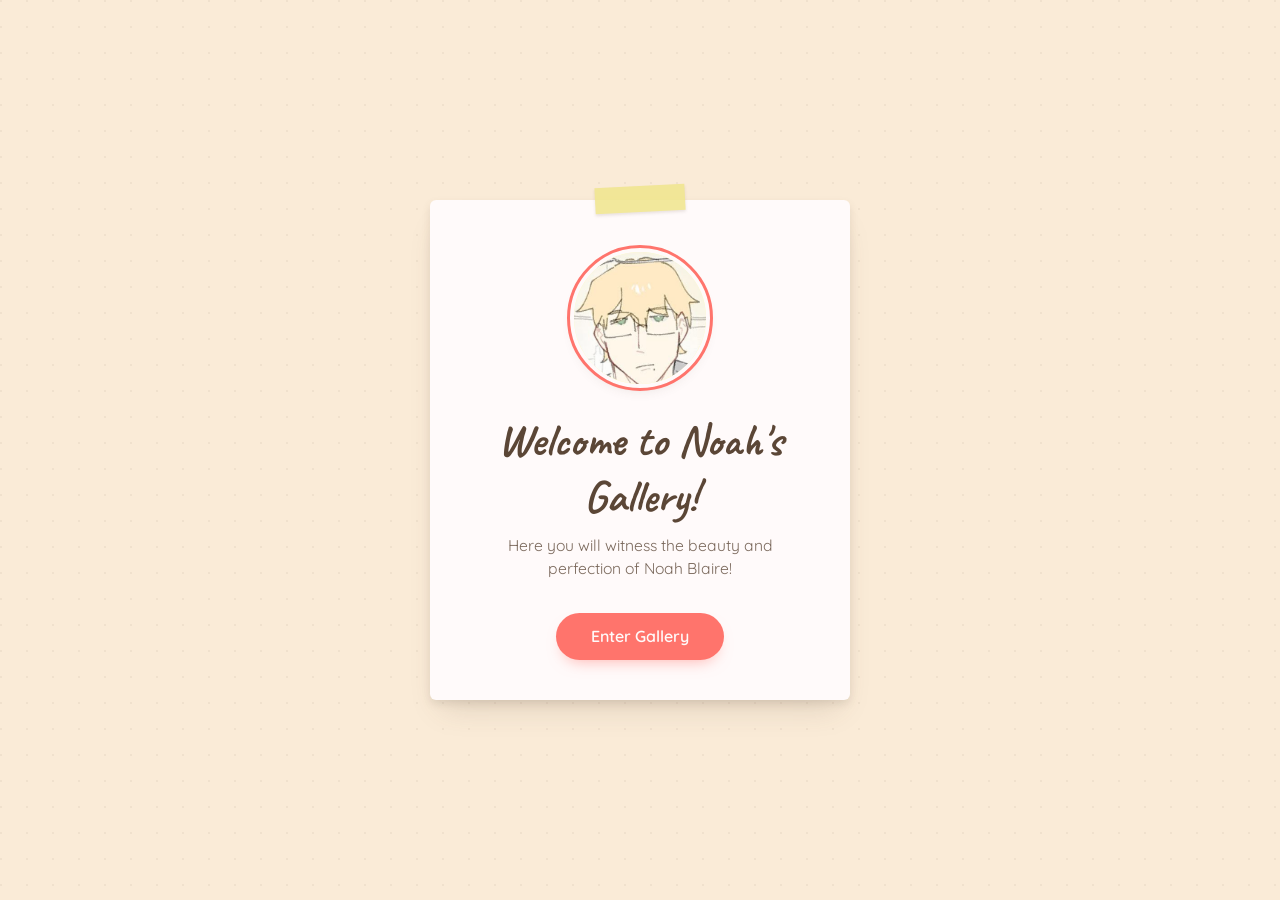
<file: index.html>
<!DOCTYPE html>
<html lang = "en">
    <head>
        <meta charset="UTF-8">
        <meta name="viewport" content="width=device-width, initial-scale=1.0">
        <title>Noah Blaire Gallery</title>
        <link rel="preconnect" href="https://fonts.googleapis.com">
        <link rel="preconnect" href="https://fonts.gstatic.com" crossorigin>
        <link href="https://fonts.googleapis.com/css2?family=Caveat:wght@600;700&family=Quicksand:wght@400;500;600&display=swap" rel="stylesheet">
        <link rel="stylesheet" href="style.css">
        <title>Just Noah</title>
        <meta charset = "UTF-8">
        <meta name = "viewport" content="width=device-width, initial-scale=1">
        <!-- Link to the CSS file-->
        <link rel ="stylesheet" href="welcome.css">
    </head>

    <body>
        <!-- This div holds the container class -->
        <div class="container">
            <div class="noah-sticker">
                <img src="noah_pics/spoon.png" alt="Noah Blaire">
            </div>

            <h1>Welcome to Noah's Gallery!</h1>
            <p>Here you will witness the beauty and perfection of Noah Blaire!</p>

            <!-- An inner div that contains the buttons for the website! -->
             <div class="buttons">
                <a href = "gallery.html" class="btn">Enter Gallery</a>
             </div>
        </div>
    </body>
</html>
</file>
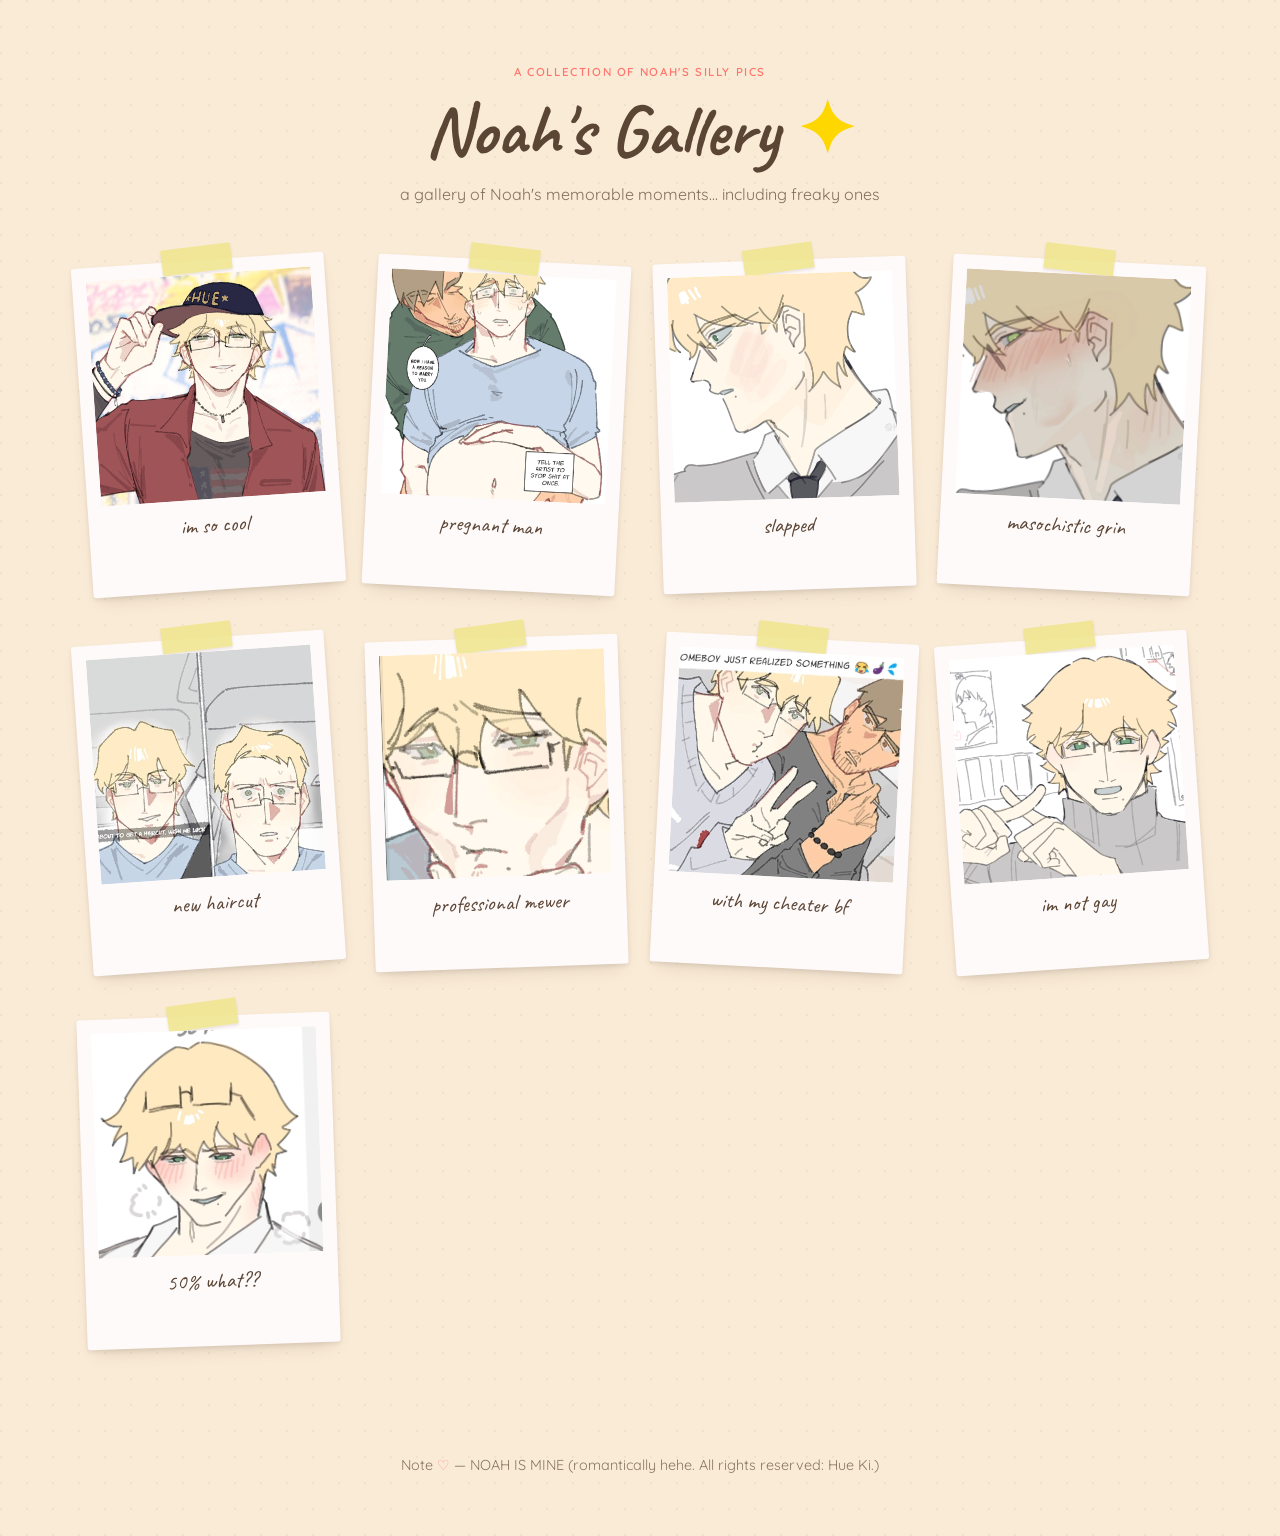
<file: gallery.html>
<!DOCTYPE html>
<html lang="en">
    <head>
        <meta charset="UTF-8">
        <meta name="viewport" content="width=device-width, initial-scale=1.0">
        <title>Noah Blaire Gallery</title>
        <link rel="preconnect" href="https://fonts.googleapis.com">
        <link rel="preconnect" href="https://fonts.gstatic.com" crossorigin>
        <link href="https://fonts.googleapis.com/css2?family=Caveat:wght@600;700&family=Quicksand:wght@400;500;600&display=swap" rel="stylesheet">
        <link rel="stylesheet" href="style.css">
    </head>
    <body>
        
        <header class="desk-header">
            <p class="eyebrow">a collection of Noah's silly pics </p>
            <h1 class="title">Noah's Gallery <span class="sparkle">✦</span></h1>
            <p class="subtitle">a gallery of Noah's memorable moments... including freaky ones</p>
        </header>
        
        <main class="board">
            <figure class="polaroid tilt-1 tape-light-kaki" data-caption="im so cool">
                <img src="noah_pics/cool.png" alt="Cool">
                <figcaption>im so cool</figcaption>
            </figure>
            
            <figure class="polaroid tilt-2 tape-light-kaki" data-caption="pregnant man">
                <img src="noah_pics/mpreg.png" alt="Pregnant man">
                <figcaption>pregnant man</figcaption>
            </figure>
            
            <figure class="polaroid tilt-3 tape-light-kaki" data-caption="slapped">
                <img src="noah_pics/slapped.png" alt="Slapped">
                <figcaption>slapped</figcaption>
            </figure>
            
            <figure class="polaroid tilt-2 tape-light-kaki" data-caption="masochistic grin">
                <img src="noah_pics/grin.png" alt="Masochistic grin">
                <figcaption>masochistic grin</figcaption>
            </figure>
            
            <figure class="polaroid tilt-1 tape-light-kaki" data-caption="new haircut">
                <img src="noah_pics/haircut.png" alt="Haircut">
                <figcaption>new haircut</figcaption>
            </figure>
            
            <figure class="polaroid tilt-3 tape-light-kaki" data-caption="professional mewer">
                <img src="noah_pics/mewer.png" alt="Mewing">
                <figcaption>professional mewer</figcaption>
            </figure>
            
            <figure class="polaroid tilt-2 tape-light-kaki" data-caption="with my cheater bf">
                <img src="noah_pics/withcheaterbf.png" alt="Selfie with cheater boyfriend">
                <figcaption>with my cheater bf</figcaption>
            </figure>
            
            <figure class="polaroid tilt-1 tape-light-kaki" data-caption="im not gay">
                <img src="noah_pics/notgay.png" alt="Not gay">
                <figcaption>im not gay</figcaption>
            </figure>
            
            <figure class="polaroid tilt-3 tape-light-kaki" data-caption="50% what??">
                <img src="noah_pics/50percentwhat.png" alt="50% what">
                <figcaption>50% what??</figcaption>
            </figure>
        </main>
        
        <footer class="desk-footer">
            <p>Note <span class="heart">♡</span> — NOAH IS MINE (romantically hehe. All rights reserved: Hue Ki.)</p>
        </footer>
    
    </body>
</html>
</file>
<file: style.css>
/* ===========================================
  NOTES
   --cream-yellow: #FFFFC5
   --antique-white: #FAEBD7
   --lime: #7CFC00
   --tan: #D1B399
   --snow: #FFFAFA
   --sky-mint: #B8E3E9
   --coral: #FF746C
    --gold: #FFD700
    --light-kaki: #F0E68C
   =========================================== */

:root {
  --cream-yellow: #FFFFC5;
  --antique-white: #FAEBD7;
  --lime: #7CFC00;
  --tan: #D1B399;
  --snow: #FFFAFA;
  --sky-mint: #B8E3E9;
  --coral: #FF746C;
  --gold: #FFD700;
  --light-kaki: #F0E68C;

  --ink: #5b4636;
  --shadow: rgba(91, 70, 54, 0.18);
}

* {
  box-sizing: border-box;
}

body {
  margin: 0;
  padding: 0;
  background-color: var(--antique-white);
  background-image:
    radial-gradient(circle at 1px 1px, rgba(91, 70, 54, 0.06) 1px, transparent 0);
  background-size: 26px 26px;
  font-family: 'Quicksand', sans-serif;
  color: var(--ink);
  min-height: 100vh;
}

/* ---------- header ---------- */

.desk-header {
  text-align: center;
  padding: 4rem 1.5rem 2.5rem;
}

.eyebrow {
  margin: 0 0 .4rem;
  letter-spacing: .14em;
  text-transform: uppercase;
  font-size: .72rem;
  font-weight: 600;
  color: var(--coral);
}

.title {
  font-family: 'Caveat', cursive;
  font-size: clamp(2.8rem, 7vw, 4.5rem);
  font-weight: 700;
  margin: 0;
  color: var(--ink);
}

.sparkle {
  display: inline-block;
  color: var(--gold);
  animation: twinkle 2.4s ease-in-out infinite;
}

@keyframes twinkle {
  0%, 100% { opacity: 1; transform: scale(1); }
  50% { opacity: .55; transform: scale(.85); }
}

.subtitle {
  margin: .5rem 0 0;
  font-size: 1rem;
  color: var(--ink);
  opacity: .75;
}

/* ---------- board / grid ---------- */

.board {
  max-width: 1180px;
  margin: 0 auto;
  padding: 1rem 2rem 4rem;
  display: grid;
  grid-template-columns: repeat(auto-fit, minmax(230px, 1fr));
  gap: 3rem 2.2rem;
}

/* ---------- polaroid cards ---------- */

.polaroid {
  position: relative;
  margin: 0;
  background: var(--snow);
  padding: 14px 14px 52px;
  border-radius: 3px;
  box-shadow:
    0 10px 18px -8px var(--shadow),
    0 2px 4px rgba(91, 70, 54, 0.12);
  transition: transform .35s ease, box-shadow .35s ease;
  cursor: default;
}

.polaroid img {
  display: block;
  width: 100%;
  aspect-ratio: 1 / 1;
  object-fit: cover;
  border-radius: 1px;
  filter: saturate(0.92) contrast(1.02);
}

.polaroid figcaption {
  font-family: 'Caveat', cursive;
  font-size: 1.35rem;
  text-align: center;
  margin-top: 12px;
  color: var(--ink);
}

.tilt-1 { transform: rotate(-4deg); }
.tilt-2 { transform: rotate(3deg); }
.tilt-3 { transform: rotate(-2deg); }

.polaroid:hover {
  transform: rotate(0deg) translateY(-6px) scale(1.03);
  box-shadow:
    0 22px 30px -12px var(--shadow),
    0 4px 8px rgba(91, 70, 54, 0.15);
  z-index: 5;
}

/* ---------- washi tape corners ---------- */

.polaroid::before {
  content: "";
  position: absolute;
  top: -14px;
  left: 50%;
  width: 70px;
  height: 26px;
  transform: translateX(-50%) rotate(-3deg);
  opacity: 0.85;
  box-shadow: 0 2px 3px rgba(91, 70, 54, 0.15);
}

.tape-light-kaki::before  { background: var(--light-kaki); }
.tape-coral::before { background: var(--coral); }
.tape-lime::before   { background: var(--lime); opacity: .8; }

/* slight variety so tape doesn't look identical on every card */
.tilt-2::before { transform: translateX(-50%) rotate(4deg); }
.tilt-3::before { transform: translateX(-50%) rotate(-6deg); }

/* ---------- footer ---------- */

.desk-footer {
  text-align: center;
  padding: 2rem 1rem 3rem;
  font-size: .9rem;
  color: var(--ink);
  opacity: .7;
}

.heart {
  color: var(--coral);
}

/* ---------- responsive ---------- */

@media (max-width: 480px) {
  .board {
    grid-template-columns: 1fr 1fr;
    gap: 2rem 1rem;
    padding: 0 1.2rem 3rem;
  }

  .polaroid {
    padding: 8px 8px 36px;
  }

  .polaroid figcaption {
    font-size: 1.1rem;
  }
}

/* ---------- reduced motion ---------- */

@media (prefers-reduced-motion: reduce) {
  .polaroid,
  .sparkle {
    transition: none;
    animation: none;
  }
}
</file>
<file: welcome.css>
:root {
  --cream-yellow: #FFFFC5;
  --antique-white: #FAEBD7;
  --lime: #7CFC00;
  --tan: #D1B399;
  --snow: #FFFAFA;
  --sky-mint: #B8E3E9;
  --coral: #FF746C;

  --ink: #5b4636;
  --shadow: rgba(91, 70, 54, 0.18);
}

* {
  box-sizing: border-box;
}

body {
  margin: 0;
  padding: 0;
  min-height: 100vh;
  display: flex;
  align-items: center;
  justify-content: center;
  background-color: var(--antique-white);
  background-image:
    radial-gradient(circle at 1px 1px, rgba(91, 70, 54, 0.06) 1px, transparent 0);
  background-size: 26px 26px;
  font-family: 'Quicksand', sans-serif;
  color: var(--ink);
}

/* ---------- container card ---------- */

.container {
  background: var(--snow);
  padding: 3rem 2.5rem 2.5rem;
  border-radius: 6px;
  max-width: 420px;
  width: 90%;
  text-align: center;
  box-shadow:
    0 18px 30px -12px var(--shadow),
    0 4px 8px rgba(91, 70, 54, 0.12);
  position: relative;
}

/* little washi tape strip across the top of the card */
.container::before {
  content: "";
  position: absolute;
  top: -14px;
  left: 50%;
  width: 90px;
  height: 26px;
  background: var(--light-kaki);
  opacity: .85;
  transform: translateX(-50%) rotate(-3deg);
  box-shadow: 0 2px 3px rgba(91, 70, 54, 0.15);
}

/* ---------- noah sticker / photo ---------- */

.noah-sticker {
  width: 140px;
  height: 140px;
  margin: 0 auto 1.5rem;
  border-radius: 50%;
  overflow: hidden;
  background: var(--cream-yellow);
  border: 4px solid var(--snow);
  outline: 3px solid var(--coral);
  box-shadow: 0 6px 14px -6px var(--shadow);
}

.noah-sticker img {
  width: 100%;
  height: 100%;
  object-fit: cover;
  display: block;
}

/* ---------- text ---------- */

h1 {
  font-family: 'Caveat', cursive;
  font-size: clamp(2.2rem, 6vw, 2.8rem);
  font-weight: 700;
  margin: 0 0 .6rem;
  color: var(--ink);
}

p {
  font-size: .98rem;
  line-height: 1.5;
  margin: 0 0 2rem;
  color: var(--ink);
  opacity: .8;
}

/* ---------- enter button ---------- */

.buttons {
  display: flex;
  justify-content: center;
}

.btn {
  display: inline-block;
  text-decoration: none;
  font-family: 'Quicksand', sans-serif;
  font-weight: 600;
  font-size: 1rem;
  color: var(--snow);
  background: var(--coral);
  padding: .85rem 2.2rem;
  border-radius: 999px;
  box-shadow: 0 8px 16px -8px rgba(255, 116, 108, 0.6);
  transition: transform .25s ease, box-shadow .25s ease, background .25s ease;
}

.btn:hover {
  background: #ff8d86;
  transform: translateY(-3px);
  box-shadow: 0 12px 20px -8px rgba(255, 116, 108, 0.55);
}

.btn:active {
  transform: translateY(0);
}

.btn:focus-visible {
  outline: 3px solid var(--lime);
  outline-offset: 3px;
}

/* ---------- responsive ---------- */

@media (max-width: 420px) {
  .container {
    padding: 2.5rem 1.6rem 2rem;
  }

  .noah-sticker {
    width: 110px;
    height: 110px;
  }
}

/* ---------- reduced motion ---------- */

@media (prefers-reduced-motion: reduce) {
  .btn {
    transition: none;
  }
}
</file>
